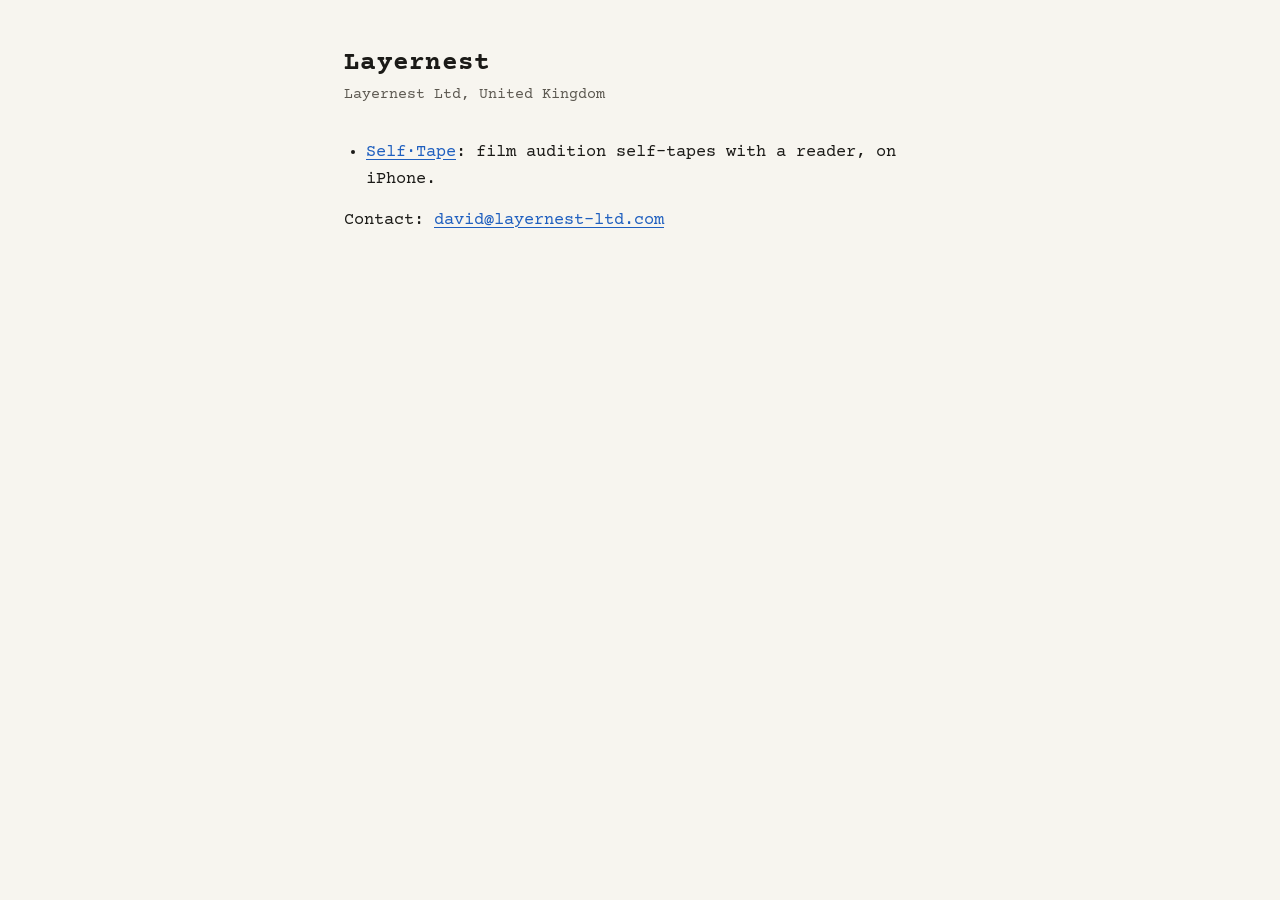
<file: index.html>
<!DOCTYPE html>
<html lang="en-GB">
<head>
<meta charset="utf-8">
<meta name="viewport" content="width=device-width, initial-scale=1">
<title>Layernest</title>
<meta name="description" content="Layernest Ltd, maker of Self·Tape for iPhone.">
<link rel="stylesheet" href="/style.css">
</head>
<body>
<main>
<header><div><h1>Layernest</h1><p class="sub">Layernest Ltd, United Kingdom</p></div></header>
<ul>
<li><a href="/selftape/">Self·Tape</a>: film audition self-tapes with a reader, on iPhone.</li>
</ul>
<p>Contact: <a href="mailto:david@layernest-ltd.com">david@layernest-ltd.com</a></p>
</main>
</body>
</html>
</file>
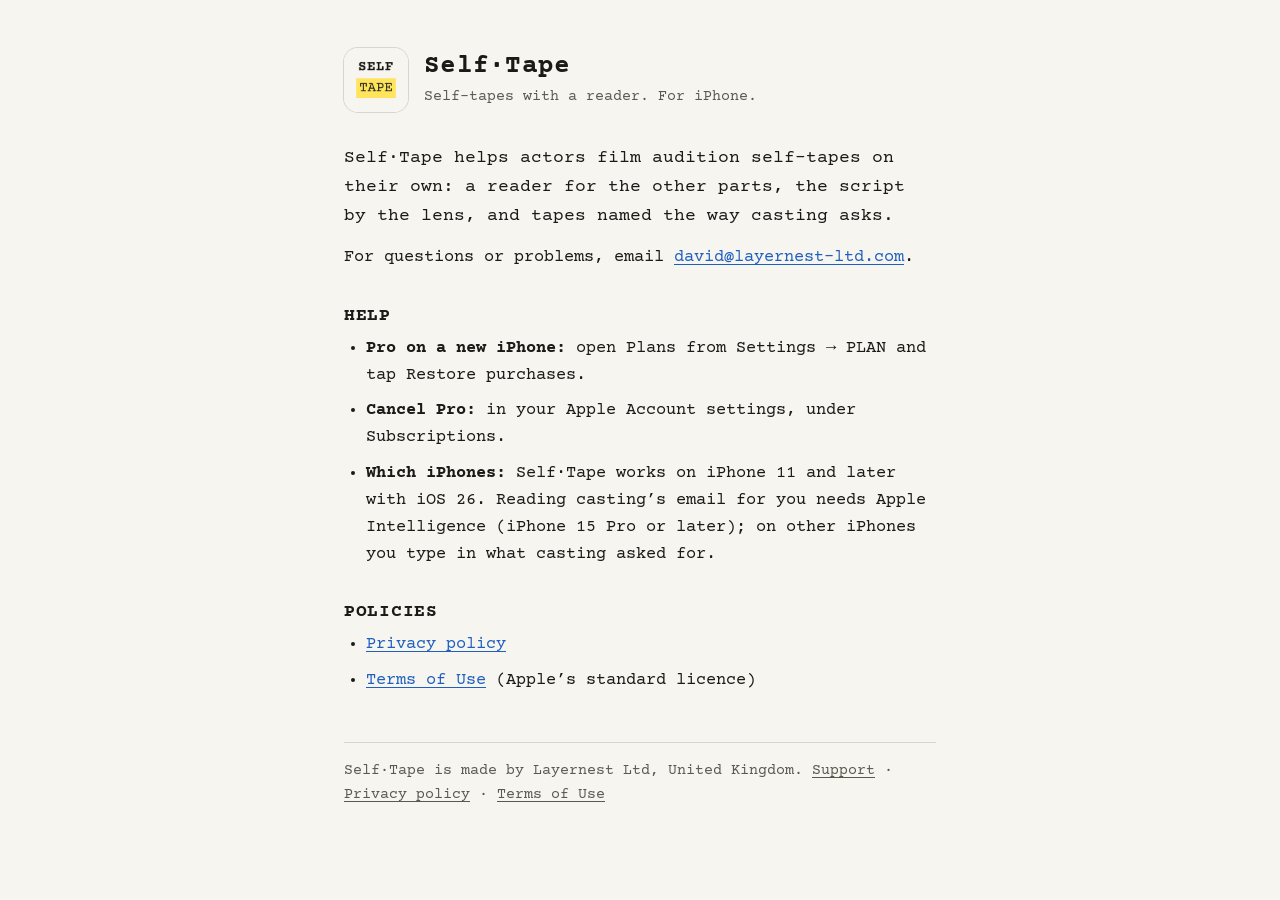
<file: selftape/index.html>
<!DOCTYPE html>
<html lang="en-GB">
<head>
<meta charset="utf-8">
<meta name="viewport" content="width=device-width, initial-scale=1">
<title>Self·Tape support</title>
<meta name="description" content="Help and contact for Self·Tape, the iPhone app for filming audition self-tapes with a reader.">
<link rel="icon" href="/selftape/icon-192.png" type="image/png">
<link rel="apple-touch-icon" href="/selftape/icon-180.png">
<link rel="stylesheet" href="/style.css">
</head>
<body>
<main>
<header>
<img src="/selftape/icon-192.png" alt="" width="64" height="64">
<div><h1>Self·Tape</h1><p class="sub">Self-tapes with a reader. For iPhone.</p></div>
</header>
<p class="lede">Self·Tape helps actors film audition self-tapes on their own: a reader for the other parts, the script by the lens, and tapes named the way casting asks.</p>
<p>For questions or problems, email <a href="mailto:david@layernest-ltd.com">david@layernest-ltd.com</a>.</p>
<h2>Help</h2>
<ul>
<li><strong>Pro on a new iPhone:</strong> open Plans from Settings → PLAN and tap Restore purchases.</li>
<li><strong>Cancel Pro:</strong> in your Apple Account settings, under Subscriptions.</li>
<li><strong>Which iPhones:</strong> Self·Tape works on iPhone 11 and later with iOS 26. Reading casting’s email for you needs Apple Intelligence (iPhone 15 Pro or later); on other iPhones you type in what casting asked for.</li>
</ul>
<h2>Policies</h2>
<ul>
<li><a href="/selftape/privacy.html">Privacy policy</a></li>
<li><a href="https://www.apple.com/legal/internet-services/itunes/dev/stdeula/">Terms of Use</a> (Apple’s standard licence)</li>
</ul>
<footer><p>Self·Tape is made by Layernest Ltd, United Kingdom. <a href="/selftape/">Support</a> · <a href="/selftape/privacy.html">Privacy policy</a> · <a href="https://www.apple.com/legal/internet-services/itunes/dev/stdeula/">Terms of Use</a></p></footer>
</main>
</body>
</html>
</file>
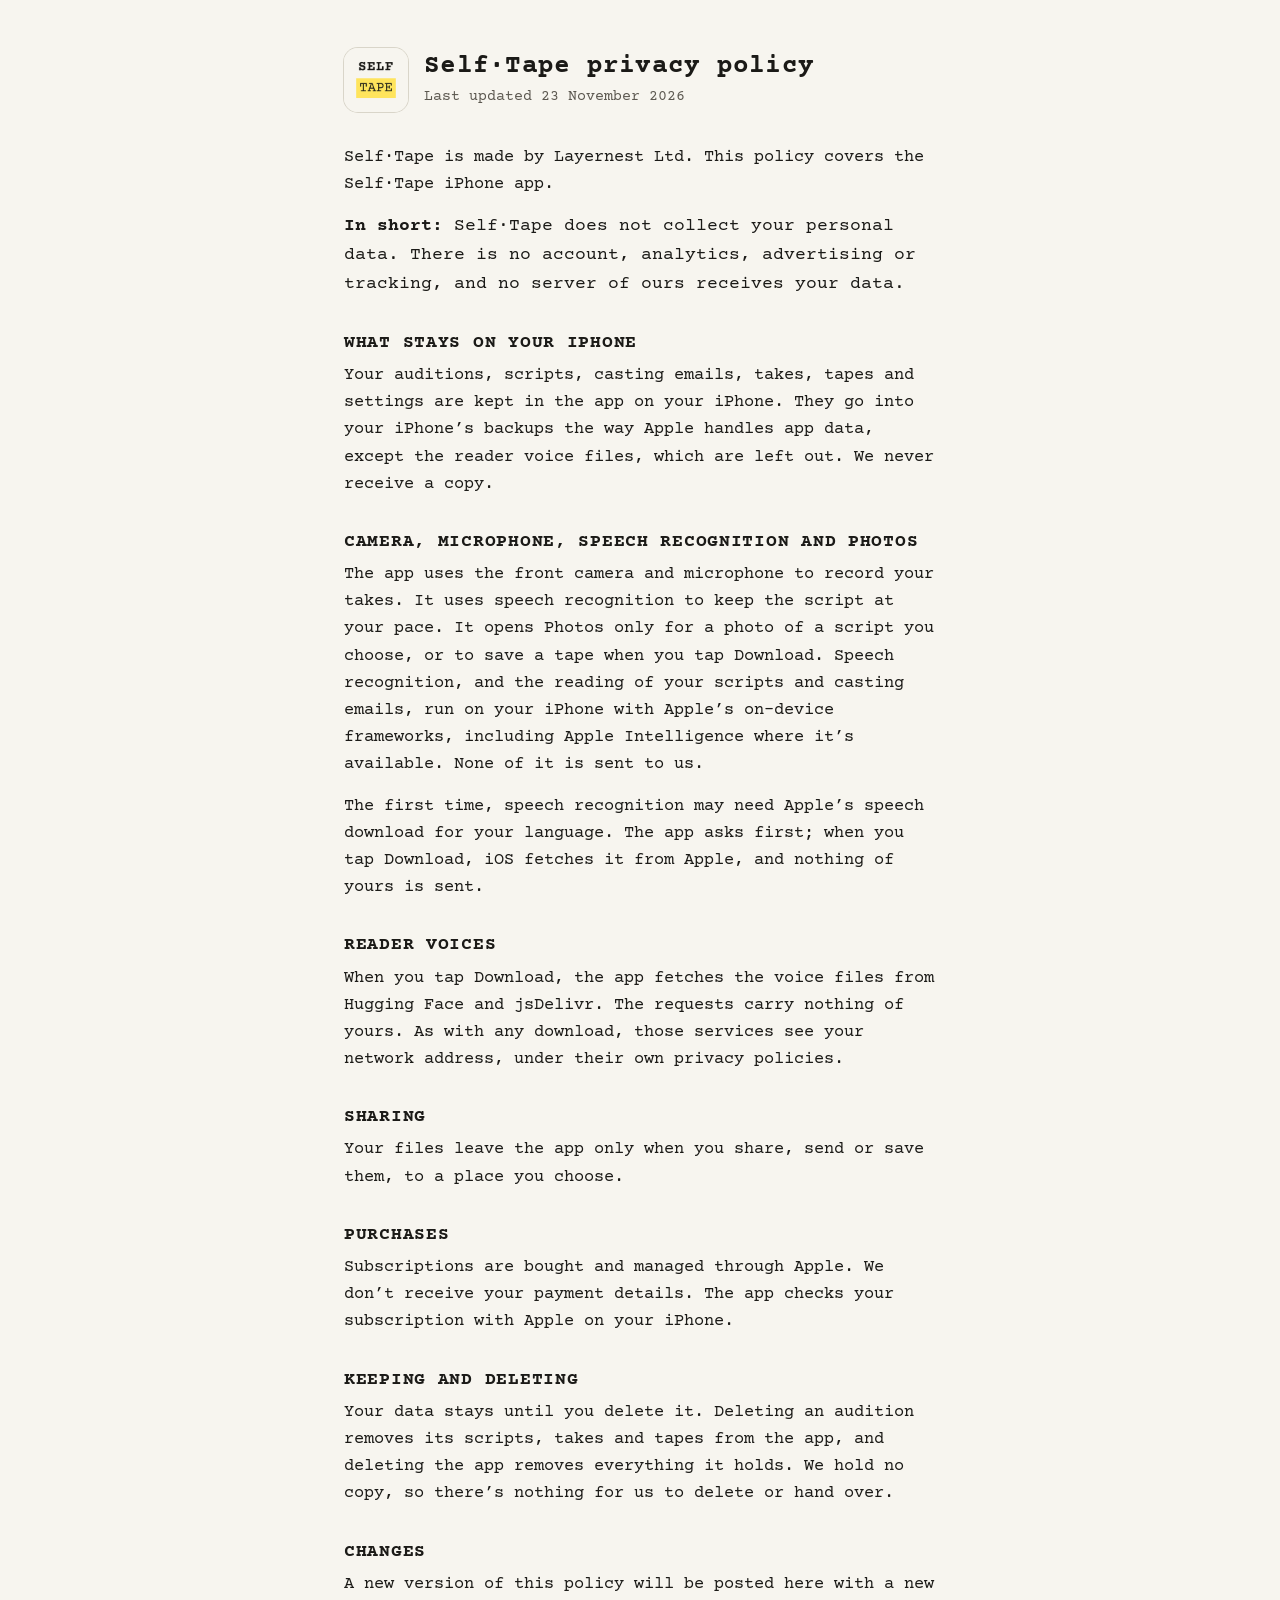
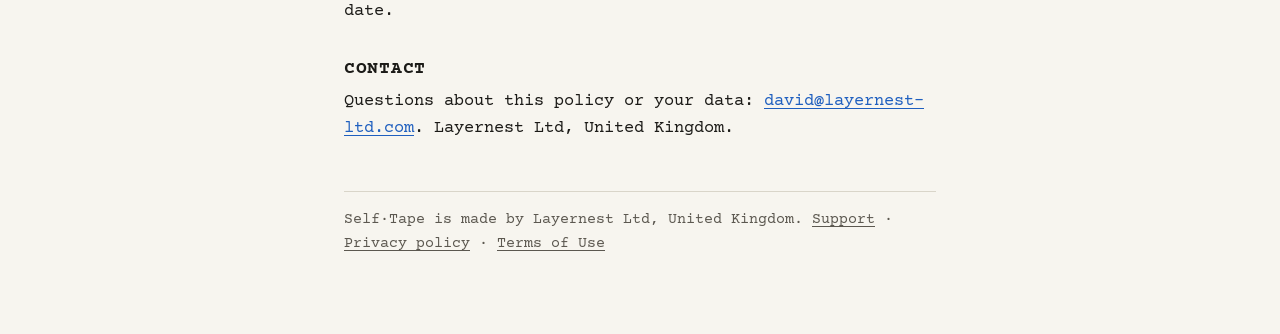
<file: selftape/privacy.html>
<!DOCTYPE html>
<html lang="en-GB">
<head>
<meta charset="utf-8">
<meta name="viewport" content="width=device-width, initial-scale=1">
<title>Self·Tape privacy policy</title>
<meta name="description" content="How Self·Tape handles your data: it stays on your iPhone.">
<link rel="icon" href="/selftape/icon-192.png" type="image/png">
<link rel="apple-touch-icon" href="/selftape/icon-180.png">
<link rel="stylesheet" href="/style.css">
</head>
<body>
<main>
<header>
<img src="/selftape/icon-192.png" alt="" width="64" height="64">
<div><h1>Self·Tape privacy policy</h1><p class="sub">Last updated 23 November 2026</p></div>
</header>
<p>Self·Tape is made by Layernest Ltd. This policy covers the Self·Tape iPhone app.</p>
<p class="lede"><strong>In short:</strong> Self·Tape does not collect your personal data. There is no account, analytics, advertising or tracking, and no server of ours receives your data.</p>
<h2>What stays on your iPhone</h2>
<p>Your auditions, scripts, casting emails, takes, tapes and settings are kept in the app on your iPhone. They go into your iPhone’s backups the way Apple handles app data, except the reader voice files, which are left out. We never receive a copy.</p>
<h2>Camera, microphone, speech recognition and photos</h2>
<p>The app uses the front camera and microphone to record your takes. It uses speech recognition to keep the script at your pace. It opens Photos only for a photo of a script you choose, or to save a tape when you tap Download. Speech recognition, and the reading of your scripts and casting emails, run on your iPhone with Apple’s on-device frameworks, including Apple Intelligence where it’s available. None of it is sent to us.</p>
<p>The first time, speech recognition may need Apple’s speech download for your language. The app asks first; when you tap Download, iOS fetches it from Apple, and nothing of yours is sent.</p>
<h2>Reader voices</h2>
<p>When you tap Download, the app fetches the voice files from Hugging Face and jsDelivr. The requests carry nothing of yours. As with any download, those services see your network address, under their own privacy policies.</p>
<h2>Sharing</h2>
<p>Your files leave the app only when you share, send or save them, to a place you choose.</p>
<h2>Purchases</h2>
<p>Subscriptions are bought and managed through Apple. We don’t receive your payment details. The app checks your subscription with Apple on your iPhone.</p>
<h2>Keeping and deleting</h2>
<p>Your data stays until you delete it. Deleting an audition removes its scripts, takes and tapes from the app, and deleting the app removes everything it holds. We hold no copy, so there’s nothing for us to delete or hand over.</p>
<h2>Changes</h2>
<p>A new version of this policy will be posted here with a new date.</p>
<h2>Contact</h2>
<p>Questions about this policy or your data: <a href="mailto:david@layernest-ltd.com">david@layernest-ltd.com</a>. Layernest Ltd, United Kingdom.</p>
<footer><p>Self·Tape is made by Layernest Ltd, United Kingdom. <a href="/selftape/">Support</a> · <a href="/selftape/privacy.html">Privacy policy</a> · <a href="https://www.apple.com/legal/internet-services/itunes/dev/stdeula/">Terms of Use</a></p></footer>
</main>
</body>
</html>
</file>
<file: style.css>
@font-face { font-family: 'Courier Prime'; src: url('/fonts/CourierPrime-Regular.ttf') format('truetype'); font-weight: 400; font-display: swap; }
@font-face { font-family: 'Courier Prime'; src: url('/fonts/CourierPrime-Bold.ttf') format('truetype'); font-weight: 700; font-display: swap; }
:root { color-scheme: light; --paper: #F7F5EF; --ink: #1B1A17; --muted: #5C5850; --line: #D9D5C9; --pencil: #1F5FBF; }
* { box-sizing: border-box; }
html { -webkit-text-size-adjust: 100%; }
body { margin: 0; background: var(--paper); color: var(--ink); font: 17px/1.6 'Courier Prime', 'Courier New', Courier, monospace; }
main { max-width: 40rem; margin: 0 auto; padding: 48px 24px 64px; }
header { display: flex; align-items: center; gap: 16px; margin-bottom: 32px; }
header img { width: 64px; height: 64px; border-radius: 14px; flex: none; box-shadow: 0 0 0 1px var(--line); }
h1 { font-size: 26px; line-height: 1.25; margin: 0; letter-spacing: 0.01em; }
.sub { color: var(--muted); margin: 2px 0 0; font-size: 15px; }
h2 { font-size: 18px; line-height: 1.4; margin: 32px 0 6px; letter-spacing: 0.04em; text-transform: uppercase; }
p, ul { margin: 0 0 14px; }
ul { padding-left: 22px; }
li { margin-bottom: 8px; }
a { color: var(--pencil); text-decoration: underline; text-underline-offset: 3px; }
a:focus-visible { outline: 2px solid var(--pencil); outline-offset: 2px; border-radius: 2px; }
.lede { font-size: 18px; }
footer { margin-top: 48px; padding-top: 16px; border-top: 1px solid var(--line); color: var(--muted); font-size: 15px; }
footer a { color: inherit; }
</file>
